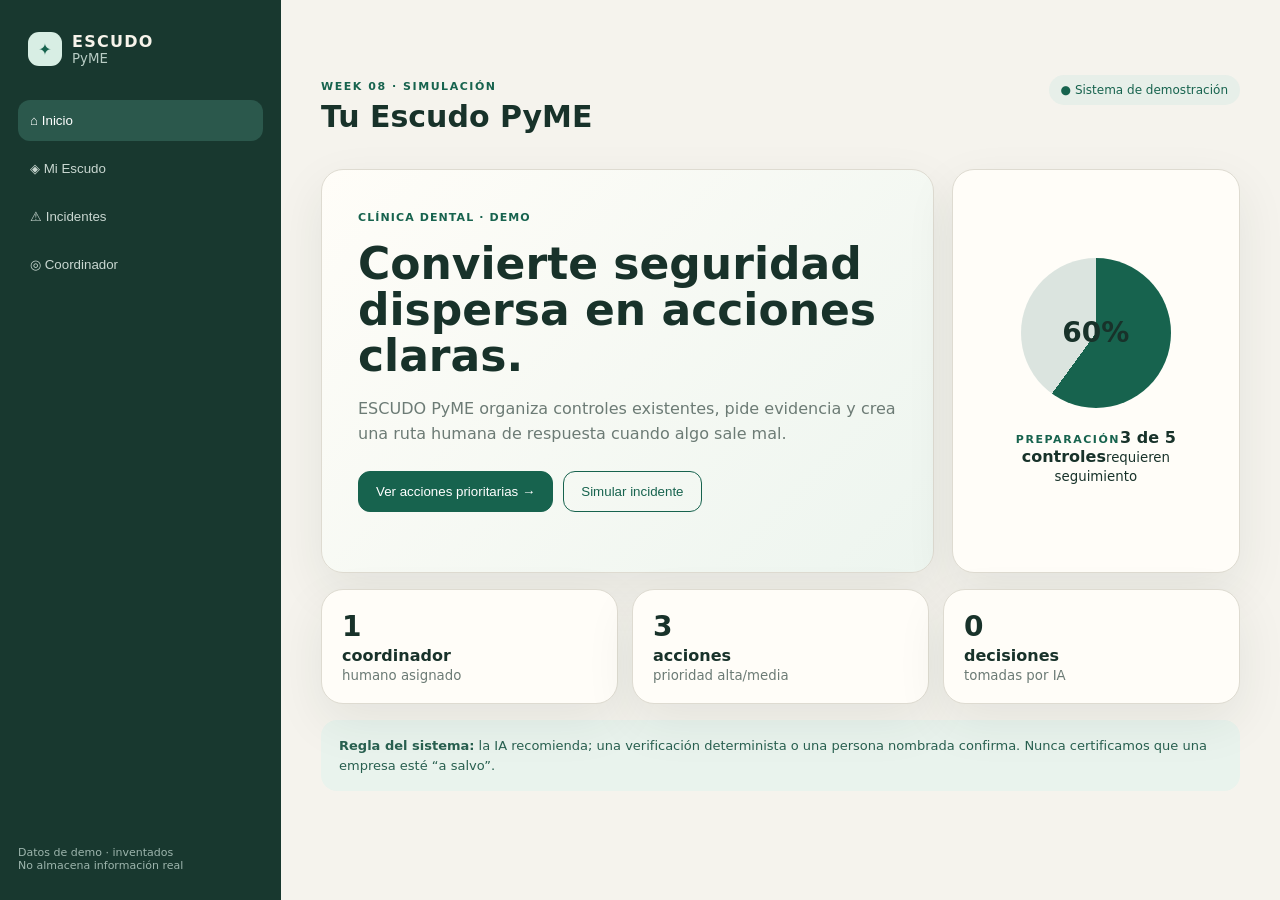
<file: week8-escudo-pyme/index.html>
<!doctype html>
<html lang="es">
<head>
<meta charset="utf-8" />
<meta name="viewport" content="width=device-width, initial-scale=1" />
<title>ESCUDO PyME — preparación y respuesta</title>
<meta name="description" content="Prototipo simulado de preparación y respuesta ante incidentes para una PyME mexicana." />
<link rel="stylesheet" href="styles.css" />
</head>
<body>
<div class="app-shell">
  <aside class="sidebar">
    <div class="brand"><span class="brand-mark">✦</span><div><strong>ESCUDO</strong><small>PyME</small></div></div>
    <nav>
      <button class="nav-item active" data-screen="home">⌂ <span>Inicio</span></button>
      <button class="nav-item" data-screen="shield">◈ <span>Mi Escudo</span></button>
      <button class="nav-item" data-screen="incident">⚠ <span>Incidentes</span></button>
      <button class="nav-item" data-screen="coordinator">◎ <span>Coordinador</span></button>
    </nav>
    <div class="sidebar-foot">Datos de demo · inventados<br/>No almacena información real</div>
  </aside>
  <main class="main">
    <header class="topbar"><div><span class="eyebrow">WEEK 08 · SIMULACIÓN</span><h1 id="page-title">Tu Escudo PyME</h1></div><div class="status-pill">● Sistema de demostración</div></header>
    <section id="home" class="screen active-screen">
      <div class="hero-grid"><div class="hero-card"><span class="tag">CLÍNICA DENTAL · DEMO</span><h2>Convierte seguridad dispersa en acciones claras.</h2><p>ESCUDO PyME organiza controles existentes, pide evidencia y crea una ruta humana de respuesta cuando algo sale mal.</p><div class="hero-actions"><button class="primary" data-screen="shield">Ver acciones prioritarias →</button><button class="secondary" data-screen="incident">Simular incidente</button></div></div><div class="readiness"><div class="ring"><span>60%</span></div><div><span class="eyebrow">PREPARACIÓN</span><strong>3 de 5 controles</strong><small>requieren seguimiento</small></div></div></div>
      <div class="grid-3"><article class="metric"><span>1</span><strong>coordinador</strong><small>humano asignado</small></article><article class="metric"><span>3</span><strong>acciones</strong><small>prioridad alta/media</small></article><article class="metric"><span>0</span><strong>decisiones</strong><small>tomadas por IA</small></article></div>
      <div class="info-banner"><strong>Regla del sistema:</strong> la IA recomienda; una verificación determinista o una persona nombrada confirma. Nunca certificamos que una empresa esté “a salvo”.</div>
    </section>
    <section id="shield" class="screen"><div class="section-head"><div><span class="eyebrow">PREVENCIÓN</span><h2>Mi Escudo</h2><p>Empieza por lo que más afecta la continuidad del negocio.</p></div><div class="mini-score">60%<small>preparación</small></div></div><div id="controls" class="control-list"></div><div class="ai-note"><span>✦</span><div><strong>Recomendación IA · simulada</strong><p>Prioriza MFA y respaldos antes de tareas de menor impacto. Esta sugerencia no es una certificación y requiere verificación humana o determinista.</p></div></div></section>
    <section id="incident" class="screen"><div class="incident-banner"><div><span class="eyebrow">MODO INCIDENTE · SIMULADO</span><h2>Respira. Sigue el orden.</h2><p>Este flujo no contacta atacantes, no paga rescates y no decide notificaciones automáticamente.</p></div><button class="secondary" data-screen="coordinator">Ver coordinador</button></div><div class="steps" id="steps"></div><div class="incident-panel"><div class="severity"><span class="severity-dot"></span><div><strong>Severidad: Alta</strong><small>Interrupción potencial de correo y archivos</small></div></div><div class="owner"><strong>Próximo responsable</strong><span>Proveedor TI + coordinador humano</span></div><button id="advance" class="primary">Marcar paso revisado →</button></div><div class="warning"><strong>Protección:</strong> preservar evidencia antes de borrar, reinstalar o modificar sistemas. Las acciones irreversibles requieren autorización humana.</div></section>
    <section id="coordinator" class="screen"><div class="section-head"><div><span class="eyebrow">OPERACIÓN</span><h2>Coordinador</h2><p>Una vista para saber quién hace qué y cuándo escalar.</p></div><span class="capacity">Capacidad: 2 incidentes simultáneos</span></div><div class="case-card"><div class="case-top"><div><span class="case-id">INC-026 · SIMULADO</span><h3>Clínica Dental Sonríe</h3></div><span class="high">ALTA</span></div><div class="case-grid"><div><small>Propietario</small><strong>Laura · administradora</strong></div><div><small>Proveedor TI</small><strong>Soporte Norte</strong></div><div><small>Siguiente acción</small><strong>Preservar evidencia</strong></div><div><small>Deadline</small><strong>Hoy · 18:00</strong></div></div><div class="case-footer"><span>Escalar si: datos de pacientes afectados</span><button class="secondary" id="close-case">Registrar cierre simulado</button></div></div><div class="triage"><div><span>1</span><strong>Alta</strong><small>servicio caído / datos sensibles</small></div><div><span>2</span><strong>Media</strong><small>control degradado, operación activa</small></div><div><span>3</span><strong>Baja</strong><small>higiene o seguimiento</small></div></div></section>
  </main>
</div><div id="toast" class="toast" role="status"></div><script src="script.js"></script>
</body></html>
</file>
<file: week8-escudo-pyme/styles.css>
body{margin:0;font-family:Inter,ui-sans-serif,system-ui,-apple-system,BlinkMacSystemFont,"Segoe UI",sans-serif;color:#18322a;background:#f5f3ed}.app-shell{min-height:100vh;display:flex}.sidebar{width:245px;background:#18382f;color:#f7f4eb;padding:28px 18px;display:flex;flex-direction:column}.brand{display:flex;gap:10px;align-items:center;padding:4px 10px 34px}.brand-mark{width:34px;height:34px;border-radius:11px;background:#d8eee4;color:#17634e;display:grid;place-items:center}.brand strong{display:block;letter-spacing:.08em}.brand small{display:block;color:#b8ccc4}.sidebar nav{display:grid;gap:7px}.nav-item{border:0;background:transparent;color:#c9d7d1;text-align:left;padding:13px 12px;border-radius:12px;cursor:pointer}.nav-item.active,.nav-item:hover{background:#2b584c;color:white}.sidebar-foot{margin-top:auto;color:#9db5ad;font-size:11px}.main{flex:1;max-width:1180px;margin:auto;padding:26px 40px 60px}.topbar,.section-head,.case-top,.case-footer{display:flex;justify-content:space-between;align-items:flex-start}.topbar{margin-bottom:30px}.eyebrow{font-size:11px;font-weight:800;letter-spacing:.14em;color:#17634e}.topbar h1,.section-head h2{margin:5px 0;font-size:30px}.status-pill,.capacity{font-size:12px;background:#e7efe9;color:#17634e;padding:8px 12px;border-radius:999px}.screen{display:none}.active-screen{display:block}.hero-grid{display:grid;grid-template-columns:1.7fr .8fr;gap:18px}.hero-card,.readiness,.metric,.control,.incident-panel,.case-card,.triage>div{background:#fffdf8;border:1px solid #dedbd1;border-radius:22px;box-shadow:0 18px 50px rgba(22,48,39,.08)}.hero-card{padding:36px;min-height:330px;background:linear-gradient(135deg,#fffdf8,#edf5ef)}.tag{font-size:11px;font-weight:800;color:#17634e;letter-spacing:.1em}.hero-card h2{font-size:44px;line-height:1.05;max-width:720px;margin:16px 0}.hero-card p{max-width:670px;color:#6c7b75;line-height:1.6}.hero-actions{display:flex;gap:10px;margin-top:24px}.primary,.secondary{border-radius:12px;padding:12px 17px;border:1px solid #17634e;cursor:pointer}.primary{background:#17634e;color:white}.secondary{background:transparent;color:#17634e}.readiness{padding:30px;display:flex;flex-direction:column;justify-content:center;align-items:center;text-align:center;gap:20px}.ring{width:150px;height:150px;border-radius:50%;background:conic-gradient(#17634e 0 216deg,#dbe4df 216deg 360deg);display:grid;place-items:center}.ring span{font-size:28px;font-weight:800}.grid-3{display:grid;grid-template-columns:repeat(3,1fr);gap:14px;margin:16px 0}.metric{padding:20px}.metric span{font-size:28px;font-weight:800}.metric small,.metric strong{display:block;margin-top:3px}.metric small{color:#6c7b75}.info-banner,.ai-note,.warning{border-radius:16px;padding:16px 18px;background:#e9f3ed;color:#285f4f;font-size:13px;line-height:1.5}.section-head p{color:#6c7b75}.control-list{display:grid;gap:11px}.control{padding:19px 20px;display:grid;grid-template-columns:46px 1fr auto;gap:15px;align-items:center}.control-num{width:38px;height:38px;border-radius:50%;background:#eef1ec;display:grid;place-items:center;font-weight:800}.control h3{margin:0 0 4px;font-size:15px}.control p{margin:0;color:#6c7b75;font-size:12px}.priority{font-size:10px;padding:5px 8px;border-radius:999px;background:#f8e3df;color:#a33d35}.done{font-size:11px;color:#17634e;font-weight:700}.pending{font-size:11px;color:#a66b12;font-weight:700}.ai-note{display:flex;gap:12px;margin-top:18px;background:#f2efe7;color:#6a624d}.incident-banner{background:#f9ddd4;padding:26px;border-radius:20px;display:flex;justify-content:space-between;align-items:center}.steps{display:flex;gap:8px;margin:18px 0}.step{flex:1;padding:13px;border-radius:12px;background:#e8ebe7;color:#66736e;font-size:12px}.step.active{background:#17634e;color:white}.step.done{background:#dff0e7;color:#17634e}.incident-panel{padding:22px;display:grid;grid-template-columns:1fr 1fr auto;gap:20px;align-items:center}.severity,.owner{display:flex;gap:10px;align-items:center}.severity small,.owner span{display:block;color:#6c7b75;font-size:12px}.severity-dot{width:13px;height:13px;border-radius:50%;background:#c94f45}.warning{margin-top:15px;background:#fff1dc;color:#765727}.case-card{padding:22px}.case-top{align-items:center}.case-id{font-size:10px;letter-spacing:.12em;color:#6c7b75;font-weight:800}.case-top h3{margin:5px 0}.high{font-size:10px;font-weight:800;color:#9c342e;background:#f8d9d5;padding:6px 9px;border-radius:999px}.case-grid{display:grid;grid-template-columns:repeat(4,1fr);gap:16px;margin:24px 0}.case-grid small{display:block;color:#6c7b75;font-size:11px;margin-bottom:5px}.case-grid strong{font-size:13px}.case-footer{border-top:1px solid #dedbd1;padding-top:16px;font-size:12px;color:#6c7b75;align-items:center}.triage{display:grid;grid-template-columns:repeat(3,1fr);gap:12px;margin-top:15px}.triage>div{padding:16px;display:grid;grid-template-columns:36px 1fr;column-gap:10px}.triage span{grid-row:span 2;width:30px;height:30px;border-radius:50%;background:#eef1ec;display:grid;place-items:center}.triage small{color:#6c7b75;font-size:11px}.toast{position:fixed;bottom:22px;right:22px;background:#18382f;color:white;padding:12px 15px;border-radius:12px;opacity:0}.toast.show{opacity:1}@media(max-width:820px){.sidebar{width:72px;padding:20px 10px}.brand div,.nav-item span,.sidebar-foot{display:none}.main{padding:20px}.hero-grid,.grid-3,.case-grid,.incident-panel,.triage{grid-template-columns:1fr}.hero-card h2{font-size:34px}.status-pill{display:none}}
</file>
